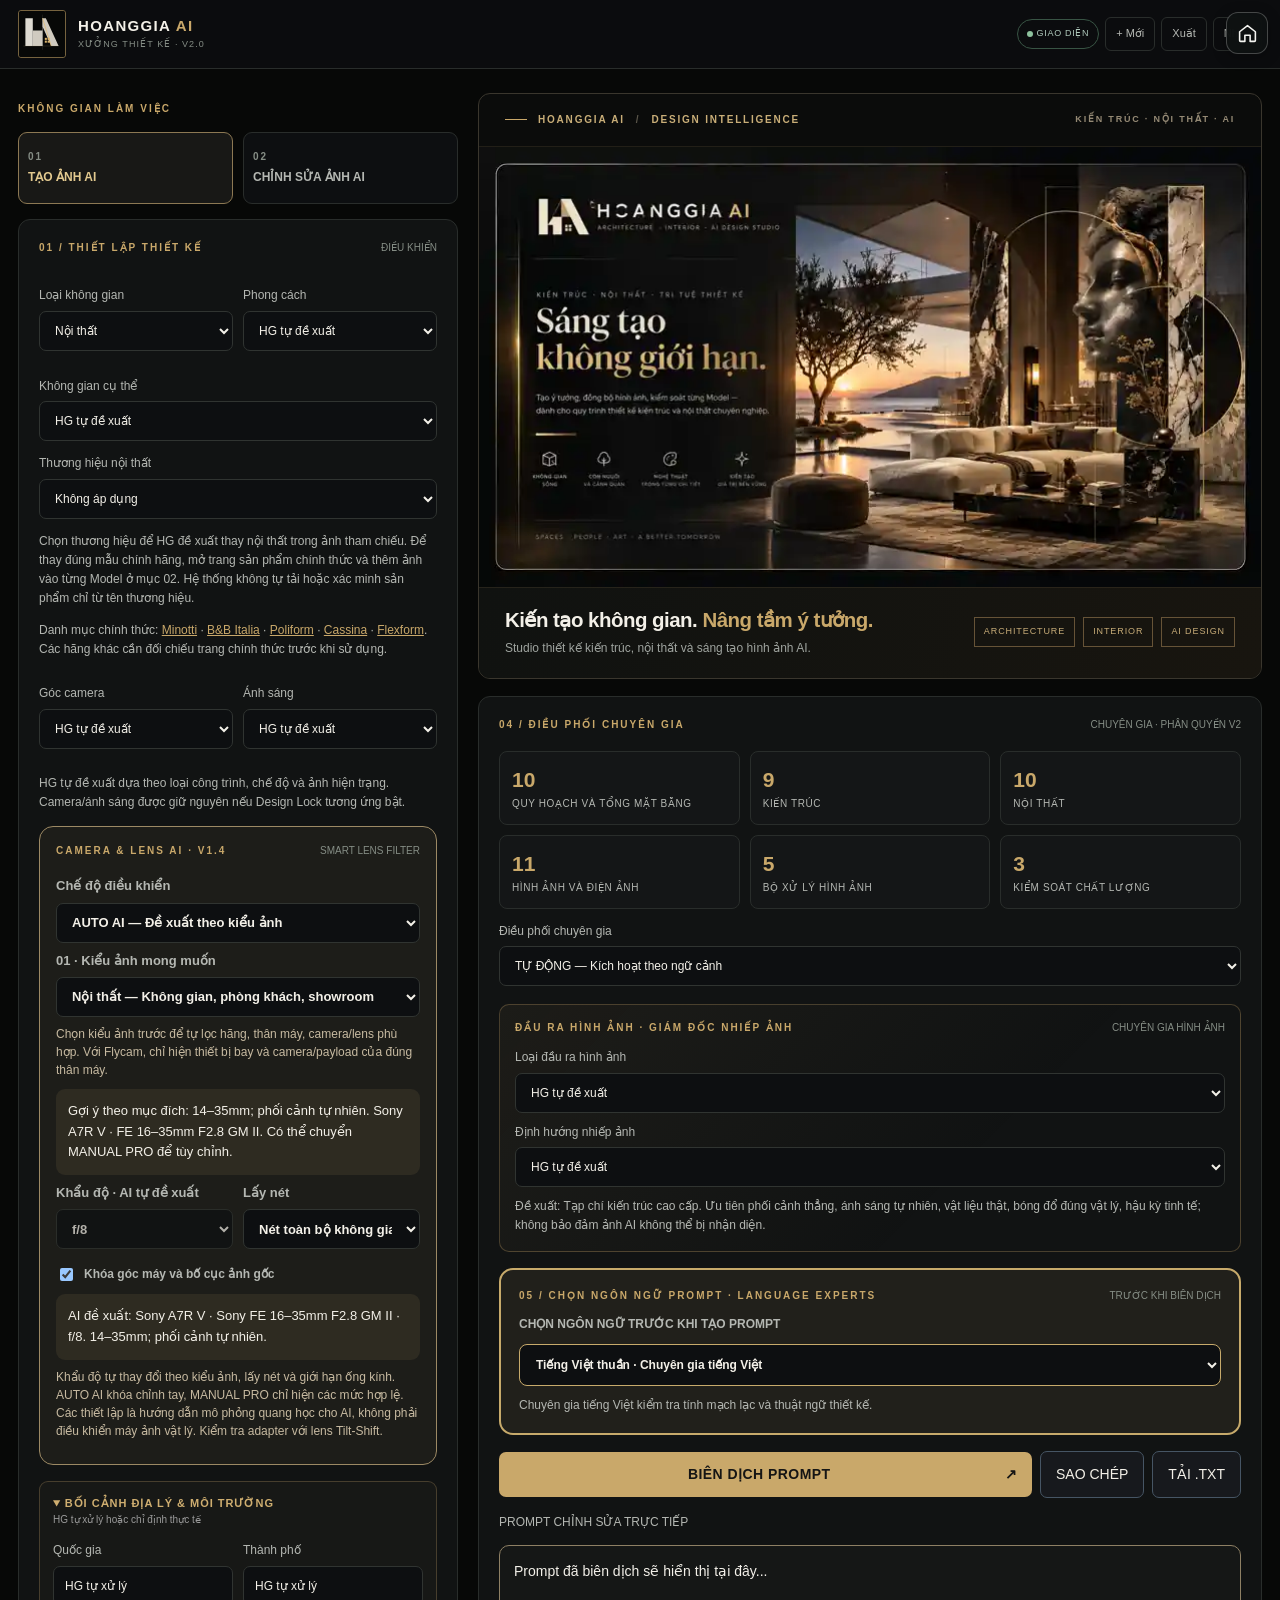
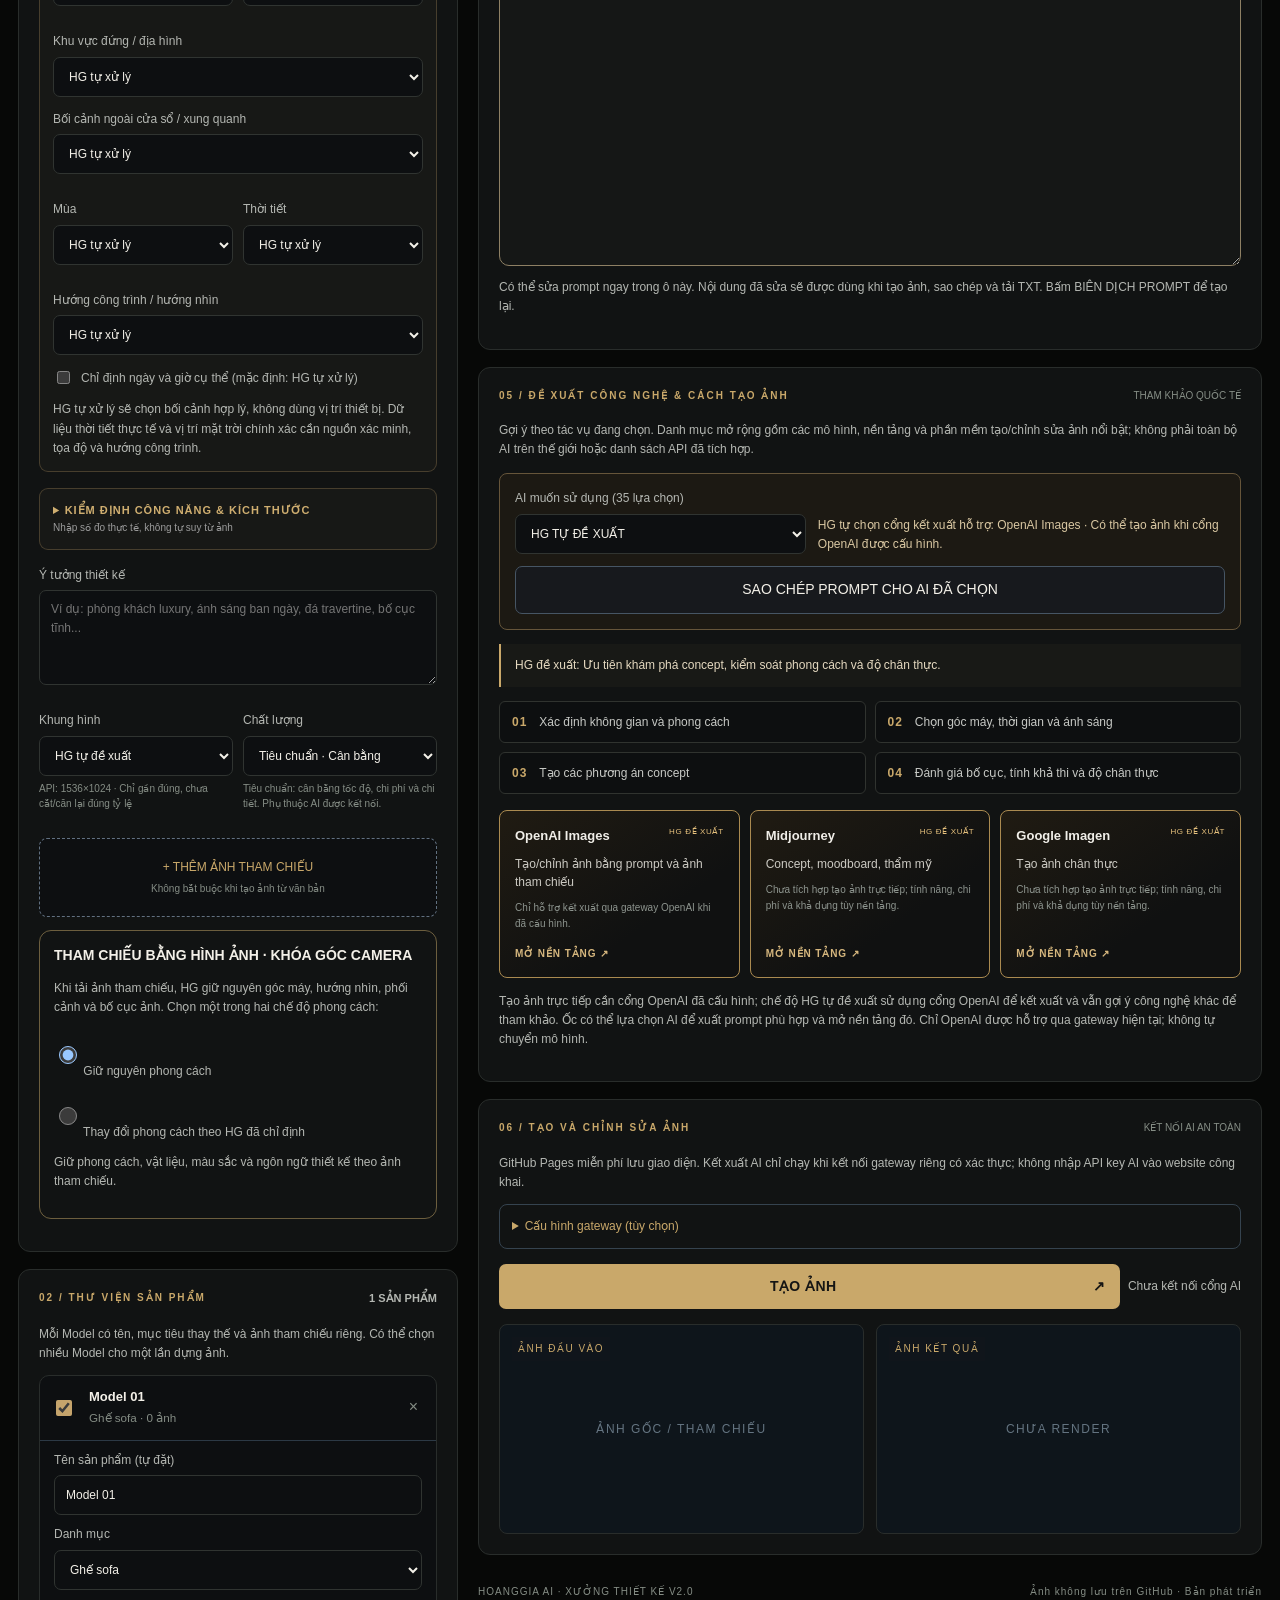
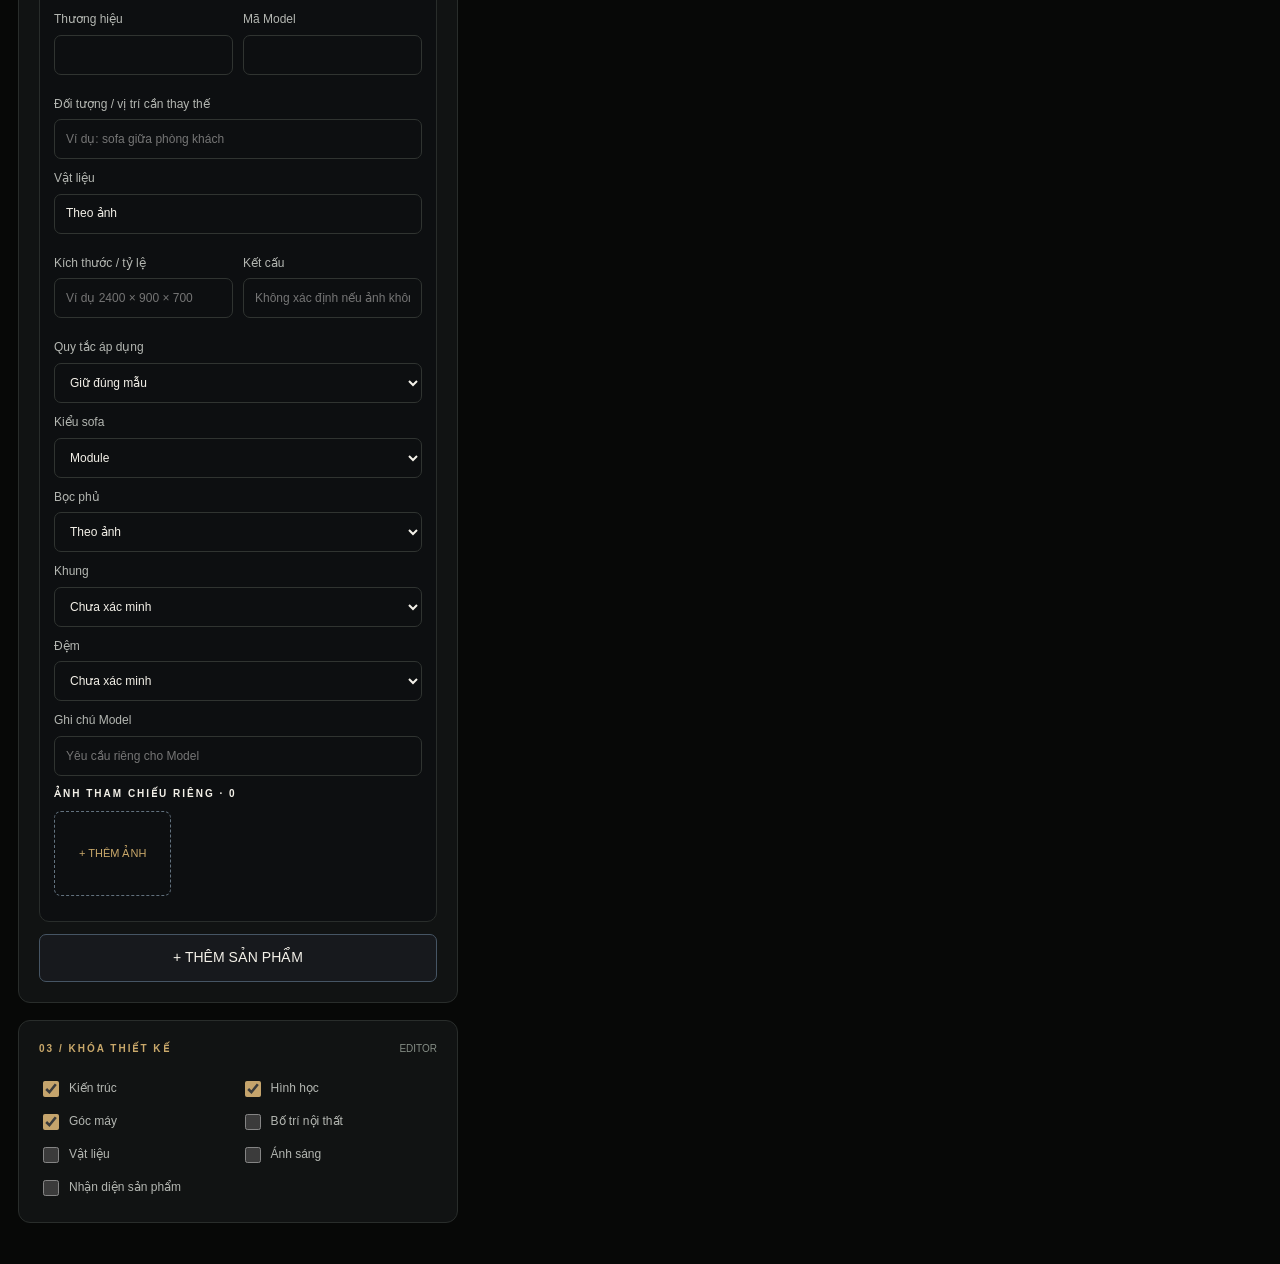
<file: index.html>
<!doctype html>
<html lang="vi">
<head>
<meta charset="utf-8"><meta name="viewport" content="width=device-width, initial-scale=1">
<meta http-equiv="Cache-Control" content="no-cache, no-store, must-revalidate"><meta name="theme-color" content="#070807"><link rel="icon" href="./assets/brand-mark.svg" type="image/svg+xml"><link rel="apple-touch-icon" sizes="180x180" href="./assets/apple-touch-icon.png?v=2"><meta name="apple-mobile-web-app-capable" content="yes"><meta name="apple-mobile-web-app-title" content="HOANGGIA AI"><link rel="manifest" href="./manifest.webmanifest"><meta name="description" content="HOANGGIA AI Design Studio — Architecture, Interior, Multi-sản phẩm References">
<title>HOANGGIA AI · Design Studio</title>
<link rel="stylesheet" href="./styles.css?v=20261014-promptedit2">

<style id="hg-home-navigation-style">.hg-home-navigation{position:fixed;top:calc(12px + env(safe-area-inset-top,0px));right:12px;z-index:2147483000;width:42px;height:42px;display:flex;align-items:center;justify-content:center;border:1px solid rgba(255,255,255,.23);border-radius:12px;background:rgba(14,17,17,.94);color:#f5f5f1;box-shadow:0 3px 14px rgba(0,0,0,.28);backdrop-filter:blur(12px);text-decoration:none;transition:background .15s ease,transform .15s ease}.hg-home-navigation:hover,.hg-home-navigation:focus-visible{background:#303a34;transform:translateY(-1px);outline:2px solid rgba(230,230,220,.35);outline-offset:2px}.hg-home-navigation svg{width:21px;height:21px;stroke:currentColor;stroke-width:1.8;fill:none;stroke-linecap:round;stroke-linejoin:round}@media(max-width:640px){.hg-home-navigation{width:38px;height:38px;top:calc(8px + env(safe-area-inset-top,0px));right:8px}}</style>
<style id="hg-camera-ai-style">
#hgCameraAI{margin:14px 0;padding:16px;border:1px solid #9c8964;border-radius:14px;background:rgba(199,170,107,.065)}
#hgCameraAI .hg-cam-grid{display:grid;grid-template-columns:repeat(2,minmax(0,1fr));gap:10px}
#hgCameraAI label{display:block;margin:8px 0;font-size:13px;font-weight:600}
#hgCameraAI select{display:block;width:100%;max-width:100%;margin-top:6px}
#hgCameraAI .hg-cam-note{color:#c7baa1;font-size:12px;line-height:1.5;margin:8px 0}
#hgCameraAI .hg-cam-summary{padding:12px;background:rgba(199,170,107,.1);border-radius:9px;margin-top:10px;font-size:13px;line-height:1.6}
#hgCameraAI .hg-cam-check{display:flex;align-items:center;gap:8px;font-size:12px}
#hgCameraAI .hg-cam-check input{width:auto}
@media(max-width:620px){#hgCameraAI .hg-cam-grid{grid-template-columns:1fr}}
</style>
</head>
<body>
<a class="hg-home-navigation" href="https://hoanggiaktsda-beep.github.io/hoanggia-studio/#home" aria-label="Trở về trang chủ HOANGGIA AI" title="Trang chủ HOANGGIA AI"><svg viewBox="0 0 24 24" aria-hidden="true"><path d="m3 10 9-7 9 7v10a1 1 0 0 1-1 1h-5v-7H9v7H4a1 1 0 0 1-1-1z"/></svg></a>

<header class="top">
 <div class="brand"><img class="brand-logo" src="./assets/brand-mark.svg" width="48" height="48" alt="Biểu trưng HOANGGIA AI"><div><b>HOANGGIA <i>AI</i></b><small>XƯỞNG THIẾT KẾ · V2.0</small></div></div>
 <div class="right-top" role="group" aria-label="Thao tác dự án"><span class="pill" title="Giao diện website đã tải; không xác nhận trạng thái kết nối AI" aria-label="Giao diện website đã tải"><span class="dot"></span><span class="pill-label"> GIAO DIỆN</span></span><button id="newProject" class="quiet" type="button" title="Xóa nội dung dự án hiện tại để bắt đầu thiết kế mới">+ Mới</button><button id="exportProject" class="quiet" title="Xuất cấu hình dự án JSON" aria-label="Xuất dự án">Xuất</button><label class="file-label quiet" for="importProject" title="Nhập cấu hình JSON" aria-label="Nhập JSON">Nhập</label><input id="importProject" type="file" accept=".json,application/json" hidden></div>
</header>
<div class="workspace">
 <aside class="left">
 <div class="section-label">KHÔNG GIAN LÀM VIỆC</div>
 <nav class="tabs" aria-label="Chế độ làm việc"><button id="createTab" class="selected" data-mode="create"><span>01</span> TẠO ẢNH AI</button><button id="editTab" data-mode="edit"><span>02</span> CHỈNH SỬA ẢNH AI</button></nav>
 <section class="panel">
  <div class="panel-heading"><span class="eyebrow">01 / THIẾT LẬP THIẾT KẾ</span><span class="mini">ĐIỀU KHIỂN</span></div>
  <div class="grid-two"><label>Loại không gian<select id="space"><option>Nội thất</option><option>Kiến trúc</option><option>Cảnh quan</option><option>Quy hoạch đô thị</option></select></label><label>Phong cách<select id="style"></select></label></div>
  <label id="zoneLabel">Không gian cụ thể<select id="zone"></select></label><label>Thương hiệu nội thất<select id="furnitureBrand"><option value="Không áp dụng">Không áp dụng</option></select></label><label id="customBrandWrap" hidden>Tên thương hiệu khác<input id="customBrand" type="text" maxlength="100" placeholder="Nhập thương hiệu mong muốn"></label><p class="hint">Chọn thương hiệu để HG đề xuất thay nội thất trong ảnh tham chiếu. Để thay đúng mẫu chính hãng, mở trang sản phẩm chính thức và thêm ảnh vào từng Model ở mục 02. Hệ thống không tự tải hoặc xác minh sản phẩm chỉ từ tên thương hiệu.</p><p class="hint">Danh mục chính thức: <a href="https://www.minotti.com/" target="_blank" rel="noopener noreferrer">Minotti</a> · <a href="https://www.bebitalia.com/" target="_blank" rel="noopener noreferrer">B&amp;B Italia</a> · <a href="https://www.poliform.it/" target="_blank" rel="noopener noreferrer">Poliform</a> · <a href="https://www.cassina.com/" target="_blank" rel="noopener noreferrer">Cassina</a> · <a href="https://www.flexform.it/" target="_blank" rel="noopener noreferrer">Flexform</a>. Các hãng khác cần đối chiếu trang chính thức trước khi sử dụng.</p><div class="grid-two"><label>Góc camera<select id="camera"></select></label><label>Ánh sáng<select id="lighting"></select></label></div><p class="hint">HG tự đề xuất dựa theo loại công trình, chế độ và ảnh hiện trạng. Camera/ánh sáng được giữ nguyên nếu Design Lock tương ứng bật.</p><section id="hgCameraAI" aria-label="HOANGGIA CAMERA AI V1.2">
<div class="panel-heading"><span class="eyebrow">CAMERA &amp; LENS AI · V1.4</span><span class="mini">SMART LENS FILTER</span></div>
<label>Chế độ điều khiển<select id="hgCamMode"><option value="auto">AUTO AI — Đề xuất theo kiểu ảnh</option><option value="manual">MANUAL PRO — Tự lựa chọn</option></select></label>
<label>01 · Kiểu ảnh mong muốn<select id="hgCamStyle"></select></label>
<p class="hg-cam-note">Chọn kiểu ảnh trước để tự lọc hãng, thân máy, camera/lens phù hợp. Với Flycam, chỉ hiện thiết bị bay và camera/payload của đúng thân máy.</p>
<div id="hgCamAuto" class="hg-cam-summary"></div>
<div id="hgCamManual">
<div class="hg-cam-grid"><label>02 · Hãng máy<select id="hgCamBrand"></select></label><label>03 · Thân máy<select id="hgCamBody"></select></label></div>
<label>04 · Lens phù hợp<select id="hgCamLens"></select></label>
<label class="hg-cam-check"><input id="hgCamAll" type="checkbox"> Xem tất cả lens cùng hệ máy (nâng cao)</label>
</div>
<div class="hg-cam-grid"><label>Khẩu độ · AI tự đề xuất<select id="hgCamAperture"><option value="auto">AI đang đề xuất theo kiểu ảnh và lens</option></select></label><label>Lấy nét<select id="hgCamFocus"><option value="auto">AI tự chọn</option><option value="subject">Nét chủ thể, mờ hậu cảnh</option><option value="all" selected>Nét toàn bộ không gian</option></select></label></div>
<label class="hg-cam-check"><input id="hgCamLock" type="checkbox" checked> Khóa góc máy và bố cục ảnh gốc</label>
<div id="hgCamSummary" class="hg-cam-summary" role="status"></div>
<p class="hg-cam-note">Khẩu độ tự thay đổi theo kiểu ảnh, lấy nét và giới hạn ống kính. AUTO AI khóa chỉnh tay, MANUAL PRO chỉ hiện các mức hợp lệ. Các thiết lập là hướng dẫn mô phỏng quang học cho AI, không phải điều khiển máy ảnh vật lý. Kiểm tra adapter với lens Tilt-Shift.</p>
</section><details class="site-context" open><summary>BỐI CẢNH ĐỊA LÝ & MÔI TRƯỜNG <small>HG tự xử lý hoặc chỉ định thực tế</small></summary>
<div class="grid-two"><label>Quốc gia<input id="country" list="countrySuggestions" value="HG tự xử lý" maxlength="90" aria-label="Quốc gia"></label><label>Thành phố<input id="city" list="citySuggestions" value="HG tự xử lý" maxlength="90" aria-label="Thành phố"></label></div>
<datalist id="countrySuggestions"><option value="HG tự xử lý"><option value="Việt Nam"><option value="Pháp"><option value="Nhật Bản"><option value="Singapore"><option value="Hoa Kỳ"><option value="Ý"><option value="Trung Quốc"><option value="UAE"><option value="Thái Lan"><option value="Hàn Quốc"></datalist>
<datalist id="citySuggestions"><option value="HG tự xử lý"><option value="Hà Nội"><option value="Đà Nẵng"><option value="TP. Hồ Chí Minh"><option value="Hải Phòng"><option value="Huế"><option value="Đà Lạt"><option value="Paris"><option value="Tokyo"><option value="Singapore"><option value="Dubai"><option value="New York"><option value="Thượng Hải"></datalist>
<label>Khu vực đứng / địa hình<select id="settingArea"></select></label>
<label id="surroundingsLabel">Bối cảnh nhìn thấy<select id="surroundings"></select></label>
<div class="grid-two"><label>Mùa<select id="season"></select></label><label>Thời tiết<select id="weather"></select></label></div>
<label>Hướng công trình / hướng nhìn<select id="orientation"><option>HG tự xử lý</option><option>Không đề xuất</option><option>Bắc</option><option>Đông Bắc</option><option>Đông</option><option>Đông Nam</option><option>Nam</option><option>Tây Nam</option><option>Tây</option><option>Tây Bắc</option><option>Giữ nguyên hướng trong ảnh</option></select></label>
<label class="context-check"><input id="specificDateTime" type="checkbox"> Chỉ định ngày và giờ cụ thể (mặc định: HG tự xử lý)</label>
<div id="dateTimeFields" hidden><div class="grid-two"><label>Ngày<input id="day" type="number" min="1" max="31" placeholder="Ngày"></label><label>Tháng<input id="month" type="number" min="1" max="12" placeholder="Tháng"></label></div><div class="grid-two"><label>Năm<input id="year" type="number" min="1900" max="2200" placeholder="Năm"></label><label>Giờ địa phương<input id="localTime" type="time"></label></div></div>
<label id="contextNotesLabel" hidden>Chi tiết khu vực / bối cảnh khác<input id="contextNotes" type="text" maxlength="240" placeholder="Ví dụ: sườn núi hướng ra biển, cây phi lao"></label>
<p class="hint">HG tự xử lý sẽ chọn bối cảnh hợp lý, không dùng vị trí thiết bị. Dữ liệu thời tiết thực tế và vị trí mặt trời chính xác cần nguồn xác minh, tọa độ và hướng công trình.</p></details><details class="site-context"><summary>KIỂM ĐỊNH CÔNG NĂNG & KÍCH THƯỚC <small>Nhập số đo thực tế, không tự suy từ ảnh</small></summary>
<div class="grid-two"><label>Rộng phòng (mm)<input id="roomWidthMm" type="number" min="1" step="any" placeholder="Chưa đo"></label><label>Sâu phòng (mm)<input id="roomDepthMm" type="number" min="1" step="any" placeholder="Chưa đo"></label></div>
<div class="grid-two"><label>Lối đi thực tế (mm)<input id="clearanceMm" type="number" min="1" step="any" placeholder="Chưa đo"></label><label>Lối đi yêu cầu (mm)<input id="requiredClearanceMm" type="number" min="1" step="any" placeholder="Theo hồ sơ dự án"></label></div>
<label>Khoảng cách tối thiểu giữa sản phẩm (mm, theo yêu cầu dự án)<input id="layoutMinimumGapMm" type="number" min="0" step="any" placeholder="Chưa xác định"></label><label>Mặt bằng sản phẩm (dữ liệu JSON, mm)<textarea id="layoutItemsJson" rows="3" spellcheck="false" placeholder='[{"id":"sofa","xMm":100,"yMm":100,"widthMm":2200,"depthMm":900}]'></textarea></label><p class="hint">Tọa độ từ góc phòng (0,0), sản phẩm hình chữ nhật song song tường. Khoảng cách biên không thay thế kiểm tra lối đi thực tế.</p><label>Vật cản cố định (cột, hộp kỹ thuật, vùng không đặt đồ; JSON, mm)<textarea id="layoutObstaclesJson" rows="3" spellcheck="false" placeholder='[{"id":"cot-1","xMm":0,"yMm":0,"widthMm":300,"depthMm":300}]'></textarea></label><label>Vùng mở cửa (bao hình chữ nhật, JSON, mm)<textarea id="layoutDoorsJson" rows="3" spellcheck="false" placeholder='[{"id":"cua-1","xMm":0,"yMm":0,"widthMm":900,"depthMm":900}]'></textarea></label><p class="hint">Nhập vùng cần để trống khi mở cửa; hệ thống chưa tự suy hướng bản lề hay cung quay.</p><label>Quy chuẩn / tiêu chí nghiệm thu của dự án<input id="projectStandard" type="text" maxlength="240" placeholder="Tên và phiên bản tài liệu đã kiểm chứng"></label>
<p class="hint">Số đo và tiêu chí do người dùng cung cấp; hệ thống đối chiếu logic, không thay thế khảo sát hiện trạng, bản vẽ kỹ thuật hoặc thẩm định quy chuẩn.</p></details><label>Ý tưởng thiết kế<textarea id="brief" rows="3" placeholder="Ví dụ: phòng khách luxury, ánh sáng ban ngày, đá travertine, bố cục tĩnh..."></textarea></label>
  <div class="grid-two"><label>Khung hình<select id="aspect"></select><small id="aspectHint">Kích thước API: 1536×1024. Một số tỷ lệ là gợi ý bố cục, không phải kích thước xuất chính xác.</small></label><label>Chất lượng<select id="quality"><option value="low">Nháp · Nhanh</option><option value="medium" selected>Tiêu chuẩn · Cân bằng</option><option value="high">Cao · Chi tiết tối đa</option></select><small id="qualityHint">Tiêu chuẩn: cân bằng chi tiết, thời gian và chi phí.</small></label></div>
  <label class="upload" for="masterInput"><span id="masterLabel">+ TẢI ẢNH GỐC / THAM CHIẾU</span><small id="masterHint">Không bắt buộc khi tạo ảnh từ văn bản</small></label><input type="file" id="masterInput" accept="image/png,image/jpeg,image/webp" hidden>
  <div id="hgReferenceModePanel" style="display:block!important;visibility:visible!important;margin:12px 0;padding:14px;border:1px solid rgba(199,170,107,.5);border-radius:12px">
<strong>THAM CHIẾU BẰNG HÌNH ẢNH · KHÓA GÓC CAMERA</strong>
<p class="hint">Khi tải ảnh tham chiếu, HG giữ nguyên góc máy, hướng nhìn, phối cảnh và bố cục ảnh. Chọn một trong hai chế độ phong cách:</p>
<label style="display:block;margin:9px 0"><input type="radio" name="hgReferenceStyle" value="keep" style="appearance:radio;-webkit-appearance:radio;width:18px;height:18px;display:inline-block" checked> Giữ nguyên phong cách</label>
<label style="display:block;margin:9px 0"><input type="radio" name="hgReferenceStyle" value="change" style="appearance:radio;-webkit-appearance:radio;width:18px;height:18px;display:inline-block"> Thay đổi phong cách theo HG đã chỉ định</label>
<p id="hgReferenceModeNote" class="hint">Giữ phong cách, vật liệu, màu sắc và ngôn ngữ thiết kế theo ảnh tham chiếu.</p>
</div>
<div class="master-preview" id="masterArea" hidden><img id="masterPreview" alt="Ảnh master"><button id="clearMaster" class="mini-btn">Gỡ ảnh</button></div>
 </section>
 <section class="panel">
  <div class="panel-heading"><span class="eyebrow">02 / THƯ VIỆN SẢN PHẨM</span><strong id="modelCount">0 SẢN PHẨM</strong></div>
  <p class="hint">Mỗi Model có tên, mục tiêu thay thế và ảnh tham chiếu riêng. Có thể chọn nhiều Model cho một lần dựng ảnh.</p>
  <div id="models" class="models"></div><button id="addModel" class="outline full">+ THÊM SẢN PHẨM</button>
 </section>
 <section class="panel">
  <div class="panel-heading"><span class="eyebrow">03 / KHÓA THIẾT KẾ</span><span class="mini">EDITOR</span></div>
  <div id="locks" class="lock-grid"></div>
 </section>
 </aside>
 <main class="right">
  <section class="hero hero-gallery" aria-labelledby="heroTitle">
 <div class="hero-gallery-head"><span class="hero-gallery-kicker"><span class="hero-kicker-line"></span> HOANGGIA AI <span class="hero-kicker-separator">/</span> DESIGN INTELLIGENCE</span><span class="hero-gallery-index">KIẾN TRÚC · NỘI THẤT · AI</span></div>
 <div class="hero-gallery-stage">
  <img class="hero-gallery-image" src="./assets/hero-hoanggia-ai.webp" alt="HOANGGIA AI — không gian kiến trúc và nội thất nghệ thuật, kết hợp thiết kế đương đại" loading="eager" width="1920" height="1080">
  <div class="hero-gallery-fallback" aria-hidden="true"><img src="./assets/brand-mark.svg" alt=""><span>HOANGGIA AI · DESIGN STUDIO</span></div>
 </div>
 <div class="hero-gallery-bottom"><div><h1 id="heroTitle">Kiến tạo không gian. <em>Nâng tầm ý tưởng.</em></h1><p>Studio thiết kế kiến trúc, nội thất và sáng tạo hình ảnh AI.</p></div><div class="hero-gallery-categories"><span>ARCHITECTURE</span><span>INTERIOR</span><span>AI DESIGN</span></div></div>
</section>
  <section class="panel">
   <div class="panel-heading"><span class="eyebrow">04 / ĐIỀU PHỐI CHUYÊN GIA</span><span class="mini">CHUYÊN GIA · PHÂN QUYỀN V2</span></div>
   <div class="brain-grid" id="brainGrid"></div><label>Điều phối chuyên gia<select id="expertMode"><option value="auto">TỰ ĐỘNG — Kích hoạt theo ngữ cảnh</option><option value="manual">THỦ CÔNG — Chọn nhóm chuyên gia</option></select></label>
   <div id="manualExperts" hidden></div><div class="photo-director"><div class="panel-heading"><span class="eyebrow">ĐẦU RA HÌNH ẢNH · GIÁM ĐỐC NHIẾP ẢNH</span><span class="mini">CHUYÊN GIA HÌNH ẢNH</span></div><label>Loại đầu ra hình ảnh<select id="outputType"></select></label><label>Định hướng nhiếp ảnh<select id="photoDirection"></select></label><p class="hint" id="photoAdvice" aria-live="polite">Chuyên gia nhiếp ảnh sẽ đề xuất góc máy, ống kính, ánh sáng, vật liệu và hậu kỳ chân thực.</p></div>
   <div class="photo-director" id="promptLanguagePanel" style="margin:16px 0;padding:18px;border:2px solid #c7aa6b;border-radius:14px;background:rgba(199,170,107,.09)"><div class="panel-heading"><span class="eyebrow">05 / CHỌN NGÔN NGỮ PROMPT · LANGUAGE EXPERTS</span><span class="mini">TRƯỚC KHI BIÊN DỊCH</span></div><label for="promptLanguage" style="font-weight:700">CHỌN NGÔN NGỮ TRƯỚC KHI TẠO PROMPT<select id="promptLanguage" style="display:block;width:100%;margin-top:10px;padding:12px;border:1px solid #c7aa6b;border-radius:8px"><option value="vi">Tiếng Việt thuần · Chuyên gia tiếng Việt</option><option value="en">English only · English Language Expert</option></select></label><p class="hint" id="promptLanguageStatus" role="status">Chuyên gia tiếng Việt kiểm tra tính mạch lạc và thuật ngữ thiết kế.</p></div>
   <div class="actions"><button id="compile" class="primary">BIÊN DỊCH PROMPT <span>↗</span></button><button class="outline" id="copyPrompt">SAO CHÉP</button><button class="outline" id="downloadPrompt">TẢI .TXT</button></div>
   <div id="warnings" class="warnings" role="status" aria-live="polite"></div>
   <label for="promptOutput">PROMPT CHỈNH SỬA TRỰC TIẾP</label><textarea id="promptOutput" rows="13" spellcheck="false" style="display:block;width:100%;min-height:290px;resize:vertical;padding:14px;border:1px solid #8e8064;border-radius:10px;background:#151716;color:#f3f0e9;font:inherit;line-height:1.6" aria-describedby="promptEditStatus" placeholder="Bấm BIÊN DỊCH PROMPT rồi sửa trực tiếp tại đây.">Prompt đã biên dịch sẽ hiển thị tại đây...</textarea><p class="hint" id="promptEditStatus" role="status">Có thể sửa prompt ngay trong ô này. Nội dung đã sửa sẽ được dùng khi tạo ảnh, sao chép và tải TXT. Bấm BIÊN DỊCH PROMPT để tạo lại.</p>
  </section>
  <section class="panel" id="imageAdvisor" aria-labelledby="advisorTitle">
   <div class="panel-heading"><span class="eyebrow" id="advisorTitle">05 / ĐỀ XUẤT CÔNG NGHỆ & CÁCH TẠO ẢNH</span><span class="mini">THAM KHẢO QUỐC TẾ</span></div>
   <p class="hint">Gợi ý theo tác vụ đang chọn. Danh mục mở rộng gồm các mô hình, nền tảng và phần mềm tạo/chỉnh sửa ảnh nổi bật; không phải toàn bộ AI trên thế giới hoặc danh sách API đã tích hợp.</p>
   <div class="advisor-picker"><label>AI muốn sử dụng (35 lựa chọn)<select id="imageAI"><option value="auto">HG TỰ ĐỀ XUẤT</option></select></label><div class="advisor-selection" id="aiSelection" role="status" aria-live="polite"></div><button class="outline" id="copyForAI" type="button">SAO CHÉP PROMPT CHO AI ĐÃ CHỌN</button></div>
   <div class="advisor-summary" id="advisorSummary" aria-live="polite"></div>
   <div class="advisor-steps" id="advisorSteps"></div>
   <div class="advisor-grid" id="advisorPlatforms"></div>
   <p class="hint advisor-note">Tạo ảnh trực tiếp cần cổng OpenAI đã cấu hình; chế độ HG tự đề xuất sử dụng cổng OpenAI để kết xuất và vẫn gợi ý công nghệ khác để tham khảo. Ốc có thể lựa chọn AI để xuất prompt phù hợp và mở nền tảng đó. Chỉ OpenAI được hỗ trợ qua gateway hiện tại; không tự chuyển mô hình.</p>
  </section>
  <section class="panel render">
   <div class="panel-heading"><span class="eyebrow">06 / TẠO VÀ CHỈNH SỬA ẢNH</span><span class="mini">KẾT NỐI AI AN TOÀN</span></div>
   <p class="hint">GitHub Pages miễn phí lưu giao diện. Kết xuất AI chỉ chạy khi kết nối gateway riêng có xác thực; không nhập API key AI vào website công khai.</p>
   <details><summary>Cấu hình gateway (tùy chọn)</summary><label>Địa chỉ cổng AI (HTTPS)<input id="gateway" type="url" placeholder="https://your-worker.workers.dev"></label><label>Mã truy cập riêng <input id="studioToken" type="password" placeholder="Token kiểm soát quyền dùng AI" autocomplete="off"></label><small>Token chỉ tồn tại trong phiên trang đang mở, không được xuất ra dự án.</small></details>
   <div class="actions"><button id="renderButton" class="primary">TẠO / CHỈNH SỬA ẢNH <span>↗</span></button><span class="hint" id="renderStatus" role="status" aria-live="polite">Chưa kết nối cổng AI</span></div>
   <div class="comparison"><div class="result-frame"><span>ẢNH ĐẦU VÀO</span><img id="inputView" alt="Ảnh đầu vào" hidden><div class="placeholder" id="inputEmpty">ẢNH GỐC / THAM CHIẾU</div></div><div class="result-frame"><span>ẢNH KẾT QUẢ</span><img id="resultView" alt="Kết quả AI" hidden><div class="placeholder" id="resultEmpty">CHƯA RENDER</div></div></div>
   <button id="downloadResult" class="outline" hidden>TẢI ẢNH KẾT QUẢ ↓</button>
  </section>
  <footer>HOANGGIA AI · XƯỞNG THIẾT KẾ V2.0 <span>Ảnh không lưu trên GitHub · Bản phát triển</span></footer>
 </main>
</div>
<script type="module" src="./camera-ai.mjs?v=20261024-v14"></script>
<script type="module" src="./app.mjs?v=20261116-promptguard1"></script>
</body></html>
</file>
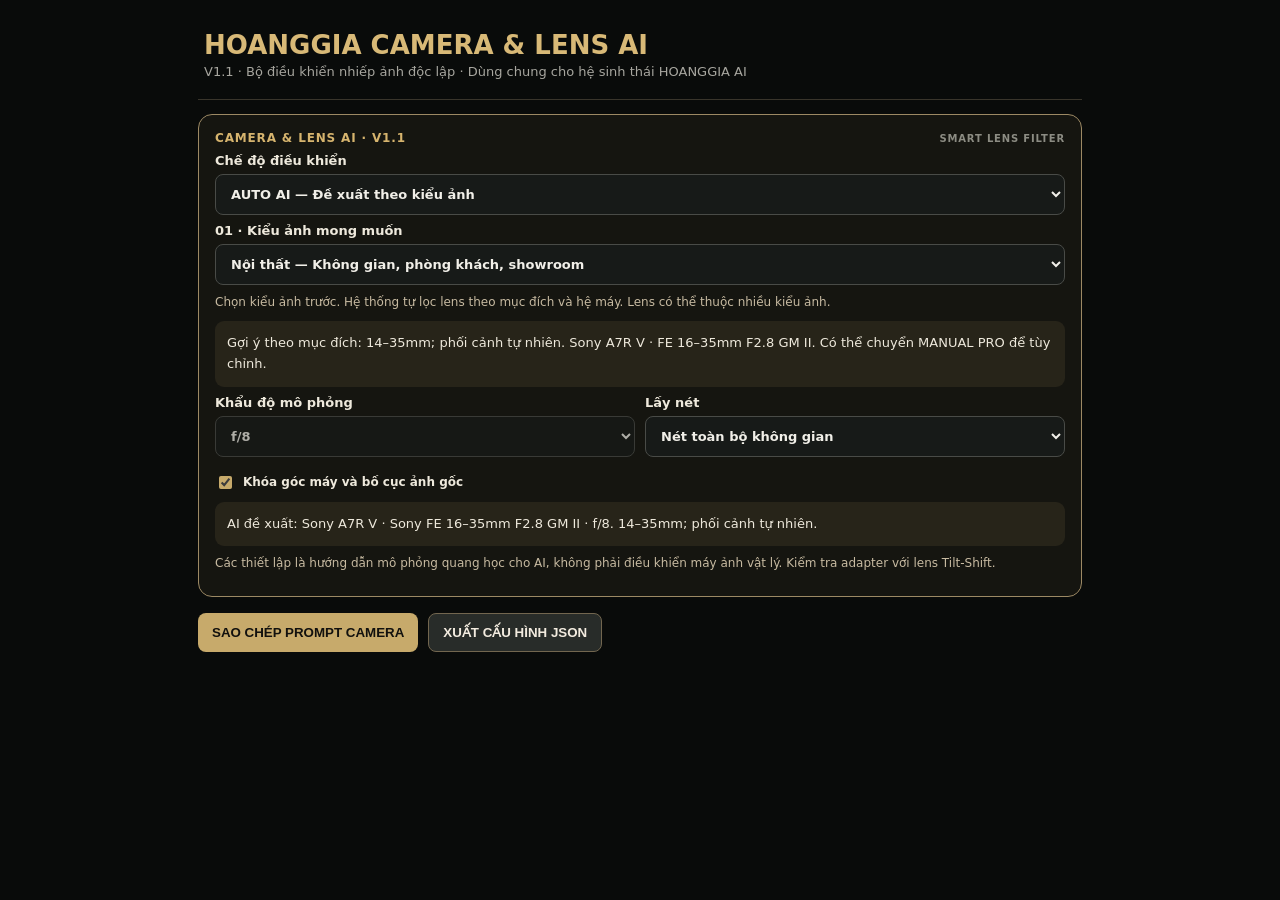
<file: camera-ai/index.html>
<!doctype html>
<html lang="vi">
<head>
<meta charset="utf-8">
<meta name="viewport" content="width=device-width,initial-scale=1">
<meta name="theme-color" content="#0d0e0d">
<meta name="description" content="HOANGGIA CAMERA & LENS AI V1.1 — mô-đun độc lập, có thể tích hợp nhiều ứng dụng.">
<title>HOANGGIA · CAMERA & LENS AI V1.1</title>
<style>
:root{color-scheme:dark;font-family:system-ui,-apple-system,"Segoe UI",sans-serif;background:#090b0a;color:#eee9dc}
*{box-sizing:border-box}body{margin:0;padding:18px;max-width:920px;margin-inline:auto}
h1{font-size:clamp(18px,3vw,26px);color:#d8b977;margin:0 0 4px}
header{padding:12px 6px 20px;border-bottom:1px solid #39352b;margin-bottom:12px}
header p{color:#a7a69f;font-size:13px;margin:0}
.panel-heading{display:flex;align-items:center;justify-content:space-between;gap:12px;flex-wrap:wrap;color:#d6b46e;font-size:12px;letter-spacing:.07em;font-weight:700}
.mini{font-size:10px;color:#8c8c83}
select{padding:11px;border-radius:8px;border:1px solid #494b47;background:#171a18;color:#f1efe8;font:inherit}
label{color:#eee9dc}input[type=checkbox]{accent-color:#c7aa6b}
button{padding:11px 14px;border-radius:8px;background:#c7aa6b;border:0;color:#12110e;font-weight:700;cursor:pointer}
button:focus-visible,select:focus-visible{outline:2px solid #ead09a;outline-offset:2px}
.actions{display:flex;gap:10px;flex-wrap:wrap;margin:16px 0}
#hgExport{background:#282c29;color:#f2ebdf;border:1px solid #72664f}
#hgFeedback{font-size:13px;color:#c9bc9d;min-height:20px}
</style>
<style id="hg-camera-ai-style">
#hgCameraAI{margin:14px 0;padding:16px;border:1px solid #9c8964;border-radius:14px;background:rgba(199,170,107,.065)}
#hgCameraAI .hg-cam-grid{display:grid;grid-template-columns:repeat(2,minmax(0,1fr));gap:10px}
#hgCameraAI label{display:block;margin:8px 0;font-size:13px;font-weight:600}
#hgCameraAI select{display:block;width:100%;max-width:100%;margin-top:6px}
#hgCameraAI .hg-cam-note{color:#c7baa1;font-size:12px;line-height:1.5;margin:8px 0}
#hgCameraAI .hg-cam-summary{padding:12px;background:rgba(199,170,107,.1);border-radius:9px;margin-top:10px;font-size:13px;line-height:1.6}
#hgCameraAI .hg-cam-check{display:flex;align-items:center;gap:8px;font-size:12px}
#hgCameraAI .hg-cam-check input{width:auto}
@media(max-width:620px){#hgCameraAI .hg-cam-grid{grid-template-columns:1fr}}
</style>
</head>
<body>
<header><h1>HOANGGIA CAMERA &amp; LENS AI</h1><p>V1.1 · Bộ điều khiển nhiếp ảnh độc lập · Dùng chung cho hệ sinh thái HOANGGIA AI</p></header>
<main><section id="hgCameraAI" aria-label="HOANGGIA CAMERA AI V1.1">
<div class="panel-heading"><span class="eyebrow">CAMERA &amp; LENS AI · V1.1</span><span class="mini">SMART LENS FILTER</span></div>
<label>Chế độ điều khiển<select id="hgCamMode"><option value="auto">AUTO AI — Đề xuất theo kiểu ảnh</option><option value="manual">MANUAL PRO — Tự lựa chọn</option></select></label>
<label>01 · Kiểu ảnh mong muốn<select id="hgCamStyle"></select></label>
<p class="hg-cam-note">Chọn kiểu ảnh trước. Hệ thống tự lọc lens theo mục đích và hệ máy. Lens có thể thuộc nhiều kiểu ảnh.</p>
<div id="hgCamAuto" class="hg-cam-summary"></div>
<div id="hgCamManual">
<div class="hg-cam-grid"><label>02 · Hãng máy<select id="hgCamBrand"></select></label><label>03 · Thân máy<select id="hgCamBody"></select></label></div>
<label>04 · Lens phù hợp<select id="hgCamLens"></select></label>
<label class="hg-cam-check"><input id="hgCamAll" type="checkbox"> Xem tất cả lens cùng hệ máy (nâng cao)</label>
</div>
<div class="hg-cam-grid"><label>Khẩu độ mô phỏng<select id="hgCamAperture"><option>f/1.4</option><option>f/1.8</option><option>f/2.8</option><option>f/4</option><option>f/5.6</option><option selected>f/8</option><option>f/11</option><option>f/16</option></select></label><label>Lấy nét<select id="hgCamFocus"><option value="auto">AI tự chọn</option><option value="subject">Nét chủ thể, mờ hậu cảnh</option><option value="all" selected>Nét toàn bộ không gian</option></select></label></div>
<label class="hg-cam-check"><input id="hgCamLock" type="checkbox" checked> Khóa góc máy và bố cục ảnh gốc</label>
<div id="hgCamSummary" class="hg-cam-summary" role="status"></div>
<p class="hg-cam-note">Các thiết lập là hướng dẫn mô phỏng quang học cho AI, không phải điều khiển máy ảnh vật lý. Kiểm tra adapter với lens Tilt-Shift.</p>
</section>
<div class="actions"><button id="hgCopy">SAO CHÉP PROMPT CAMERA</button><button id="hgExport">XUẤT CẤU HÌNH JSON</button></div>
<p id="hgFeedback" role="status" aria-live="polite"></p>
</main>
<script type="module" src="../camera-ai.mjs?v=20261024-v11"></script>
<script type="module">
const feedback=document.getElementById("hgFeedback");
document.getElementById("hgCopy").addEventListener("click",async()=>{
 try{await navigator.clipboard.writeText(window.hgCameraAI.getPrompt("vi"));feedback.textContent="Đã sao chép prompt camera."}
 catch{feedback.textContent="Trình duyệt không cho phép sao chép tự động."}
});
document.getElementById("hgExport").addEventListener("click",()=>{
 const blob=new Blob([JSON.stringify({version:"1.1",cameraAI:window.hgCameraAI.getSnapshot()},null,2)],{type:"application/json"});
 const url=URL.createObjectURL(blob),a=document.createElement("a");a.href=url;a.download="hoanggia-camera-ai-v1.1.json";a.click();setTimeout(()=>URL.revokeObjectURL(url),1000);
});
window.addEventListener("message",e=>{
 if(e.origin!==location.origin||!e.data||e.data.type!=="HG_CAMERA_RESTORE")return;
 window.hgCameraAI?.restore(e.data.cameraAI);
});
document.getElementById("hgCameraAI").addEventListener("change",()=>{
 if(window.parent!==window)window.parent.postMessage({type:"HG_CAMERA_CHANGE",cameraAI:window.hgCameraAI?.getSnapshot()} ,location.origin);
});
</script>
</body></html>
</file>
<file: styles.css>
:root{color-scheme:dark;--bg:#070807;--panel:#111313;--panel2:#17191d;--border:#292d2b;--text:#f3f0e8;--sub:#b4b7b2;--muted:#858d85;--gold:#c9a86a;font:14px/1.55 Inter,Segoe UI,Arial,sans-serif}*{box-sizing:border-box}body{margin:0;background:var(--bg);color:var(--text)}button,textarea,input,select{font:inherit}button{cursor:pointer;border:0}button:disabled{opacity:.6;cursor:wait}button:focus-visible,input:focus-visible,textarea:focus-visible,select:focus-visible{outline:2px solid var(--gold);outline-offset:2px}a{color:var(--gold)}.top{height:74px;display:flex;align-items:center;justify-content:space-between;padding:0 32px;border-bottom:1px solid var(--border);background:#0b0c0e}.brand{display:flex;gap:13px;align-items:center;letter-spacing:1px}.brand b{font-size:14px}.brand i{font-style:normal;color:var(--gold)}.brand small{display:block;color:var(--muted);letter-spacing:2.4px;font-size:10px}.mark{width:38px;height:38px;border:1px solid var(--gold);display:grid;place-items:center;font-size:18px;font-weight:800;letter-spacing:-5px;padding-right:5px}.mark span{color:var(--gold)}.right-top{display:flex;gap:12px;align-items:center}.pill{border:1px solid #385444;color:#afc9bb;padding:6px 12px;border-radius:40px;font-size:10px;letter-spacing:1.5px}.dot{width:6px;height:6px;display:inline-block;background:#8ec29e;border-radius:50%;margin-right:6px}.quiet{background:transparent;border:1px solid var(--border);color:var(--sub);font-size:12px;padding:8px 10px;border-radius:6px;text-decoration:none;cursor:pointer}.workspace{max-width:1800px;margin:auto;display:grid;grid-template-columns:440px minmax(0,1fr);gap:20px;padding:24px}.left,.right{min-width:0}.section-label,.eyebrow{font-size:10px;letter-spacing:2px;font-weight:750}.section-label{color:var(--gold);padding:8px 0 15px}.gold{color:var(--gold)}.tabs{display:grid;grid-template-columns:1fr 1fr;gap:10px;margin-bottom:15px}.tabs button{background:#0d0f11;color:var(--sub);padding:16px 9px;border-radius:9px;text-align:left;font-weight:700;font-size:12px;border:1px solid var(--border)}.tabs button span{display:block;color:var(--muted);font-size:10px;letter-spacing:2px;margin-bottom:4px}.tabs button.selected{background:#191917;color:#e7c894;border-color:#ab8855}.panel{background:var(--panel);border:1px solid var(--border);border-radius:12px;padding:20px;margin-bottom:17px;box-shadow:0 8px 30px #00000013}.panel-heading{display:flex;align-items:center;justify-content:space-between;gap:10px;margin-bottom:18px}.panel-heading .eyebrow{color:var(--gold)}.panel-heading strong{font-size:11px;color:var(--sub)}.mini{font-size:10px;color:var(--muted)}label{display:block;color:var(--sub);font-size:12px;margin:13px 0}label>input:not([type=checkbox]):not([type=file]),select,textarea{display:block;margin-top:6px;width:100%;min-height:40px;background:#0d0f11;color:var(--text);border:1px solid #34424d;padding:9px 11px;border-radius:7px}textarea{resize:vertical;min-height:95px}.grid-two{display:grid;grid-template-columns:1fr 1fr;gap:10px}.hint{color:var(--sub);font-size:12px;line-height:1.6}.upload{border:1px dashed #617080;border-radius:8px;text-align:center;padding:19px 10px;cursor:pointer;font-size:12px;color:var(--gold);background:#0d0f11}.upload small{display:block;color:var(--muted);margin-top:5px}.master-preview{margin-top:12px;display:grid;gap:8px}.master-preview img{width:100%;max-height:260px;object-fit:contain;background:#0c1116;border-radius:6px}.mini-btn{background:#313c48;color:var(--text);border-radius:5px;padding:7px 9px}.models{display:grid;gap:10px}.model-card{border:1px solid #34424f;border-radius:10px;background:#0d0f11;overflow:hidden}.model-header{display:flex;gap:8px;align-items:center;padding:10px 12px}.model-header .expand{flex:1;min-width:0;background:transparent;color:var(--text);text-align:left}.model-header .expand strong{display:block;font-size:13px;overflow:hidden;text-overflow:ellipsis;white-space:nowrap}.model-header .expand small{color:var(--muted)}.model-header .remove{background:transparent;color:var(--muted);font-size:16px}.model-body{padding:0 14px 15px;border-top:1px solid #2c3945}.model-body[hidden]{display:none}.model-body label{margin:10px 0}.toggle{accent-color:#c5a46c;width:16px;height:16px;cursor:pointer}.ref-grid{display:grid;grid-template-columns:repeat(3,1fr);gap:8px}.reference{position:relative;background:#202b36;min-height:85px;border-radius:7px;overflow:hidden;border:1px solid #394856}.reference img{height:85px;width:100%;object-fit:cover;display:block}.reference .delete-ref{position:absolute;right:3px;top:3px;background:#15191edb;color:white;padding:0 6px;border-radius:4px}.reference small{display:block;padding:4px;overflow:hidden;white-space:nowrap;text-overflow:ellipsis;font-size:10px}.add-ref{display:grid;place-items:center;text-align:center;color:var(--gold);border:1px dashed #62717e;border-radius:7px;min-height:85px;cursor:pointer;font-size:11px}.lock-grid{display:grid;grid-template-columns:1fr 1fr;gap:5px}.lock-grid label{margin:3px 0;font-size:12px;display:flex;align-items:center;gap:7px}.primary{background:var(--gold);color:#151514;font-weight:800;letter-spacing:.45px;padding:12px 15px;border-radius:7px}.primary span{float:right}.outline{background:#17191d;color:var(--text);border:1px solid #465564;border-radius:7px;padding:12px 15px}.full{width:100%;margin-top:12px}.hero{background:radial-gradient(circle at 77% 20%,#26231d,transparent 42%),linear-gradient(115deg,#111313,#0b0c0e);border:1px solid #292d2b;border-radius:12px;padding:36px;display:flex;justify-content:space-between;min-height:210px;overflow:hidden;margin-bottom:17px}.hero h1{font-size:clamp(24px,3vw,43px);line-height:1.2;font-weight:500;margin:15px 0}.hero h1 em{font-style:normal;color:var(--gold)}.hero p{color:var(--sub);max-width:500px}.hero-outline{display:flex;letter-spacing:-18px;align-self:center;font-family:Georgia,serif;font-size:145px;color:#d0ae7c12}.brain-grid{display:grid;grid-template-columns:repeat(3,1fr);gap:10px}.brain{background:#141617;border:1px solid #354450;border-radius:8px;padding:12px}.brain b{display:block;color:var(--gold);font-size:21px}.brain small{display:block;color:var(--sub);text-transform:uppercase;font-size:10px;letter-spacing:.6px}.actions{display:flex;gap:8px;align-items:center;flex-wrap:wrap;margin:15px 0}.actions .primary{flex:1;min-width:180px}.warnings{font-size:12px;color:#e0c18a}.warnings:empty{display:none}.warnings p{margin:5px 0}pre{margin:14px 0 0;overflow:auto;white-space:pre-wrap;word-break:break-word;min-height:145px;max-height:430px;padding:16px;background:#0d1319;border:1px solid #2a3641;border-radius:8px;color:#cdd8e0;font:12px/1.65 Consolas,Monaco,monospace}details{border:1px solid #35434f;border-radius:8px;padding:12px;margin:12px 0}summary{cursor:pointer;color:var(--gold);font-size:12px}details small{color:var(--muted)}.comparison{display:grid;grid-template-columns:1fr 1fr;gap:12px}.result-frame{background:#0e151b;border:1px solid var(--border);border-radius:8px;position:relative;min-height:210px;overflow:hidden;display:grid;place-items:center}.result-frame>span{position:absolute;top:12px;left:12px;color:var(--gold);font-size:10px;letter-spacing:1.5px;background:#10161ccf;padding:4px 6px}.result-frame img{display:block;width:100%;height:100%;max-height:420px;object-fit:contain}.result-frame img[hidden]{display:none}.placeholder{color:#647481;font-size:12px;letter-spacing:1.5px}footer{display:flex;justify-content:space-between;gap:10px;padding:12px 0;color:var(--muted);font-size:10px;letter-spacing:1px}@media(max-width:1050px){.workspace{grid-template-columns:1fr}.left{display:contents}.section-label,.tabs{grid-column:1}.hero{order:-1}}@media(max-width:650px){.workspace{display:block;padding:12px}.top{height:auto;min-height:66px;padding:12px;flex-wrap:wrap;gap:10px}.right-top{flex-wrap:wrap}.hero{padding:20px;min-height:170px}.hero-outline{display:none}.brain-grid{grid-template-columns:repeat(2,1fr)}.grid-two{grid-template-columns:1fr}.comparison{grid-template-columns:1fr}.lock-grid{grid-template-columns:1fr}footer{display:block}footer span{display:block}}
[hidden]{display:none!important}
label small{font-size:10px;color:var(--muted);display:block;margin-top:5px}

/* Đồng bộ nhận diện HOANGGIA AI Studio */
.brand-logo{width:43px;height:43px;object-fit:contain;border:1px solid #76633f;border-radius:3px;background:#070807;flex:none}
.top{border-bottom-color:#292d2b}
.brand b{letter-spacing:.13em;font-weight:650}
.brand small{letter-spacing:.16em}
.panel,.hero{box-shadow:none}
.panel-heading .eyebrow,.section-label,.gold{color:#c9a86a}
.tabs button.selected{background:#181816;border-color:#8c7853;color:#e2c98f}
.primary{background:#c9a86a}
.hero h1{letter-spacing:-.045em;font-weight:600}
.hero h1 em{color:#c9a86a}
.hero-outline{font-family:Georgia,serif;color:#c9a86a1c}
label>input:not([type=checkbox]):not([type=file]),select,textarea{border-color:#303431;background:#0d0f11}
.model-card,.brain,.reference,.result-frame{border-color:#292d2b}
button:hover,.quiet:hover{filter:brightness(1.13)}

/* Header logo: lock dimensions and prevent SVG intrinsic size from stretching header. */
.top{min-height:76px;height:auto;padding-top:10px;padding-bottom:10px;gap:16px}
.top .brand{display:inline-flex;align-items:center;gap:12px;min-width:0;flex:0 1 auto;letter-spacing:normal}
.top .brand-logo{display:block!important;width:48px!important;height:48px!important;min-width:48px;max-width:48px;max-height:48px;flex:0 0 48px;object-fit:contain;aspect-ratio:1/1;border:1px solid #76633f;border-radius:3px}
.top .brand>div{display:flex;flex-direction:column;justify-content:center;gap:3px;min-width:0}
.top .brand b{font-size:15px;line-height:1.2;letter-spacing:.09em;white-space:nowrap}
.top .brand small{font-size:9px;line-height:1.4;letter-spacing:.12em;white-space:nowrap}
@media(max-width:650px){.top{align-items:flex-start}.top .brand-logo{width:40px!important;height:40px!important;min-width:40px;max-width:40px;max-height:40px;flex-basis:40px}.top .brand b{font-size:13px}.top .brand small{font-size:8px}.right-top{margin-left:auto}}

/* V1.7 — Editorial hero art direction: balanced typography, geometry and whitespace. */
.hero{position:relative;display:grid;grid-template-columns:minmax(0,1.35fr) minmax(245px,.65fr);gap:0;min-height:340px;padding:0!important;overflow:hidden;background:radial-gradient(ellipse at 75% 35%,#211e18 0%,#111210 43%,#0b0d0d 80%);border:1px solid #39362f;border-radius:12px}
.hero::before{content:"";position:absolute;inset:0;pointer-events:none;opacity:.18;background:repeating-linear-gradient(90deg,transparent 0,transparent 119px,#7c6b4b20 120px)}
.hero-copy{z-index:1;display:flex;flex-direction:column;min-width:0;padding:26px 38px 21px}
.hero-kicker{display:flex;align-items:center;gap:11px;color:#cbb485;font-size:10px;font-weight:700;letter-spacing:.19em;white-space:nowrap}
.hero-kicker-line{width:22px;height:1px;background:#c9a86a}
.hero-kicker-separator{color:#5b574b}
.hero-content{margin:auto 0;padding:24px 0 26px}
.hero-overline{display:block;color:#b4afa4;font-size:10px;letter-spacing:.18em;font-weight:600}
.hero h1{font-size:clamp(34px,3.15vw,56px);line-height:1.13;letter-spacing:-.055em;margin:15px 0 17px;font-weight:620}
.hero h1 em{color:#c9a86a;font-style:normal}
.hero p{max-width:490px;color:#b9bbb7;font-size:13px;line-height:1.8;margin:0}
.hero-tags{display:flex;flex-wrap:wrap;gap:8px;margin-top:21px}
.hero-tags span{font-size:9px;font-weight:700;letter-spacing:.12em;color:#c8b58e;border:1px solid #574b36;border-radius:3px;padding:5px 9px;background:#bba16b0a}
.hero-footer{display:flex;justify-content:space-between;gap:10px;padding-top:12px;border-top:1px solid #4942356b;color:#8d8779;font-size:9px;letter-spacing:.13em}
.hero-art{position:relative;display:flex;align-items:center;justify-content:center;min-width:0;padding:30px;background:linear-gradient(125deg,transparent,#1d1a15a6)}
.hero-art::before{content:"";position:absolute;top:11%;bottom:11%;left:0;width:1px;background:linear-gradient(transparent,#796b50,transparent)}
.hero-art-frame{position:relative;width:min(100%,265px);aspect-ratio:1/1;border:1px solid #66553a88;display:flex;align-items:center;justify-content:center;background:radial-gradient(circle,#352a1b3b,transparent 70%)}
.hero-art-frame::before,.hero-art-frame::after{content:"";position:absolute;width:17px;height:17px;border-color:#c6a56a}
.hero-art-frame::before{top:-1px;left:-1px;border-top:2px solid;border-left:2px solid}
.hero-art-frame::after{bottom:-1px;right:-1px;border-bottom:2px solid;border-right:2px solid}
.hero-art-h,.hero-art-g{font-family:Georgia,'Times New Roman',serif;font-weight:400;line-height:1;font-size:clamp(90px,10vw,165px);letter-spacing:-.12em}
.hero-art-h{color:#c9a86a4d}.hero-art-g{color:#d9c6a36e;transform:translate(-7px,20px)}
.hero-art-rule{position:absolute;width:42%;height:1px;left:12%;bottom:17%;background:#a28a5b}
.hero-art-caption{position:absolute;bottom:11%;right:12%;font-size:8px;letter-spacing:.2em;line-height:1.6;text-align:right;color:#aa9674}
@media(max-width:1250px){.hero{grid-template-columns:minmax(0,1.6fr) minmax(190px,.65fr)}.hero-copy{padding:23px 26px 18px}.hero-art{padding:24px}.hero h1{font-size:clamp(31px,3.2vw,46px)}}
@media(max-width:800px){.hero{grid-template-columns:1fr;min-height:0}.hero-copy{padding:26px}.hero-content{padding:30px 0}.hero-art{display:none}.hero h1{font-size:clamp(32px,6vw,44px)}}
@media(max-width:450px){.hero-copy{padding:20px}.hero-kicker{font-size:8px;gap:7px;letter-spacing:.11em}.hero-kicker-line{width:14px}.hero-overline{font-size:9px}.hero h1{font-size:32px}.hero p{font-size:12px}.hero-footer{font-size:8px}}

/* Image technology advisor */
.advisor-summary{border-left:2px solid #c9a86a;background:#c9a86a0a;padding:12px 14px;font-size:12px;color:#e5d9c0;line-height:1.6;margin:14px 0}
.advisor-steps{display:grid;grid-template-columns:repeat(2,minmax(0,1fr));gap:9px;margin-bottom:16px}
.advisor-step{display:flex;gap:12px;align-items:flex-start;padding:11px 12px;border:1px solid #30332f;border-radius:6px;background:#0d0f10;color:#c7c9c5;font-size:12px;line-height:1.5}
.advisor-step b{color:#c9a86a;font-size:12px;letter-spacing:.08em}
.advisor-grid{display:grid;grid-template-columns:repeat(3,minmax(0,1fr));gap:10px}
.advisor-platform{display:flex;flex-direction:column;gap:9px;padding:15px;border:1px solid #343631;border-radius:8px;background:#0e1010;min-width:0}
.advisor-platform.recommended{border-color:#aa8a50;background:linear-gradient(145deg,#201b12,#101111 65%)}
.advisor-title{display:flex;justify-content:space-between;align-items:flex-start;gap:7px}
.advisor-title strong{font-size:13px;color:#f0eee8}
.advisor-title small{font-size:8px;color:#e6c17d;letter-spacing:.08em;white-space:nowrap}
.advisor-platform p{font-size:12px;line-height:1.5;color:#cccac3;margin:0}
.advisor-platform>small{font-size:10px;line-height:1.55;color:#8d948e;flex:1}
.advisor-link{color:#d6b77e;text-decoration:none;font-size:10px;letter-spacing:.09em;font-weight:700;margin-top:6px}
.advisor-link:hover{text-decoration:underline}
.advisor-note{margin-top:14px}
@media(max-width:1050px){.advisor-grid{grid-template-columns:repeat(2,minmax(0,1fr))}}
@media(max-width:650px){.advisor-grid,.advisor-steps{grid-template-columns:1fr}}

.advisor-picker{display:grid;grid-template-columns:minmax(220px,1fr) minmax(230px,1.4fr);gap:12px;align-items:end;padding:15px;border:1px solid #66553a;border-radius:8px;background:#1c1913;margin:14px 0}
.advisor-picker label{margin:0}.advisor-picker select{width:100%}
.advisor-selection{font-size:12px;line-height:1.6;color:#d9c7a2}
.advisor-picker button{grid-column:1/-1}
@media(max-width:650px){.advisor-picker{grid-template-columns:1fr}}

/* Approved artwork: contained, no crop of brand text; fallback keeps previous logo. */
.hero-art-frame{aspect-ratio:16/9;width:100%;max-width:540px;overflow:hidden}
.hero-visual{position:absolute;inset:0;width:100%;height:100%;object-fit:contain;z-index:2;background:#10100e}
.hero-visual[hidden]{display:none}
.hero-art:has(.hero-visual:not([hidden])) .hero-art-frame{border-color:#9e8458}
@media(max-width:800px){.hero-art{display:flex;padding:12px 24px 24px}.hero-art::before{display:none}.hero-art-frame{max-width:100%}}

/* V2.0 — full editorial architectural hero, one visual hierarchy */
.hero.hero-gallery{display:flex;flex-direction:column;gap:0;min-height:0;padding:0!important;background:#0b0c0b;border:1px solid #3a362d;border-radius:12px;overflow:hidden;isolation:isolate}
.hero-gallery::before{display:none!important}
.hero-gallery-head{display:flex;justify-content:space-between;align-items:center;gap:18px;padding:18px 26px;border-bottom:1px solid #51463255;color:#c9ae78;font-size:10px;font-weight:700;letter-spacing:.18em}
.hero-gallery-kicker{display:inline-flex;align-items:center;gap:11px}
.hero-gallery-index{font-size:9px;color:#958a75;white-space:nowrap}
.hero-gallery-stage{position:relative;display:grid;place-items:center;overflow:hidden;min-height:0;background:radial-gradient(ellipse at 70% 40%,#282117,#090a09 75%)}
.hero-gallery-image{display:block;position:relative;z-index:1;width:100%;height:auto;max-height:560px;object-fit:contain;object-position:center}
.hero-gallery-fallback{position:absolute;inset:0;display:flex;align-items:center;justify-content:center;gap:20px;color:#c9a86a;letter-spacing:.14em;font-size:13px}
.hero-gallery-fallback img{width:78px;height:78px;object-fit:contain}
.hero-gallery-bottom{display:flex;align-items:center;justify-content:space-between;gap:20px;padding:19px 26px 21px;border-top:1px solid #51463255;background:linear-gradient(100deg,#101210,#18150f)}
.hero-gallery-bottom h1{font-size:clamp(17px,1.6vw,25px);line-height:1.3;letter-spacing:-.025em;margin:0 0 6px;font-weight:600}
.hero-gallery-bottom h1 em{color:#c9a86a}
.hero-gallery-bottom p{font-size:12px;line-height:1.5;margin:0;color:#9fa49f;max-width:none}
.hero-gallery-categories{display:flex;gap:8px;flex-wrap:wrap;justify-content:flex-end}
.hero-gallery-categories span{padding:7px 9px;border:1px solid #665337;color:#c6ab77;font-size:9px;letter-spacing:.1em;white-space:nowrap}
@media(max-width:900px){.hero-gallery-head{padding:14px 18px}.hero-gallery-bottom{padding:17px 18px}.hero-gallery-index{display:none}}
@media(max-width:650px){.hero-gallery-head{font-size:8px;letter-spacing:.1em}.hero-gallery-stage{min-height:180px}.hero-gallery-bottom{display:block}.hero-gallery-bottom h1{font-size:20px}.hero-gallery-categories{justify-content:flex-start;margin-top:15px}.hero-gallery-categories span{font-size:8px}.hero-gallery-fallback{font-size:10px}.hero-gallery-fallback img{width:45px;height:45px}}

/* V2.1: responsive cross-device layout, touch targets and safe areas */
html{min-width:0;-webkit-text-size-adjust:100%;text-size-adjust:100%}
body{min-width:0;overflow-x:clip}
img,video,canvas,svg{max-width:100%}
.workspace,.left,.right,.panel,.grid-two>*,.comparison>*,.brain-grid>*,.advisor-grid>*,.advisor-steps>*,.advisor-picker>*{min-width:0}
pre,textarea,.model-card,.advisor-platform{overflow-wrap:anywhere}
.top{padding-left:max(18px,env(safe-area-inset-left));padding-right:max(18px,env(safe-area-inset-right))}
.workspace{padding-left:max(18px,env(safe-area-inset-left));padding-right:max(18px,env(safe-area-inset-right));grid-template-columns:minmax(320px,440px) minmax(0,1fr)}
.right-top{min-width:0;justify-content:flex-end}
.right-top .quiet,.tabs button,.outline,.primary,.mini-btn{min-height:44px}
input,select,textarea{max-width:100%}
.hero-gallery-image{height:auto;object-fit:contain}
@media (pointer:coarse){button,select,input[type="file"]+label,.file-label,.add-ref,.upload,summary{touch-action:manipulation}button,.quiet,.file-label,select,.tabs button{min-height:44px}.reference .delete-ref{min-width:36px;min-height:36px}}
@media (max-width:1200px){
 .workspace{grid-template-columns:minmax(280px,360px) minmax(0,1fr);gap:14px;padding:16px}
 .panel{padding:16px}
 .advisor-grid{grid-template-columns:repeat(2,minmax(0,1fr))}
 .advisor-picker{grid-template-columns:1fr}
}
@media (max-width:1024px){
 .workspace{display:flex;flex-direction:column;gap:0;max-width:900px;margin:0 auto}
 .left{display:contents}
 .right{display:contents}
 .section-label{order:1}
 .tabs{order:2}
 .left>.panel{order:3}
 .right>.hero{order:0;margin-bottom:18px}
 .right>.panel{order:4}
 .right>footer{order:5}
 .top{gap:12px}
 .brain-grid{grid-template-columns:repeat(3,minmax(0,1fr))}
 .advisor-picker{grid-template-columns:minmax(0,1fr) minmax(0,1fr)}
}
@media (max-width:700px){
 .workspace{padding:12px}
 .top{padding:10px 12px;align-items:center}
 .right-top{width:100%;justify-content:flex-start;gap:8px}
 .pill{margin-right:auto}
 .right-top .quiet{flex:1;text-align:center;white-space:nowrap}
 .panel{padding:14px;border-radius:9px}
 .grid-two,.comparison,.advisor-grid,.advisor-steps,.advisor-picker{grid-template-columns:minmax(0,1fr)}
 .brain-grid{grid-template-columns:repeat(2,minmax(0,1fr))}
 .hero-gallery-head{padding:12px}
 .hero-gallery-bottom{padding:14px}
 .hero-gallery-kicker{letter-spacing:.06em;white-space:normal}
 .hero-gallery-stage{min-height:0}
 .hero-gallery-image{max-height:none}
 .actions{display:grid;grid-template-columns:minmax(0,1fr) minmax(0,1fr)}
 .actions .primary{grid-column:1/-1;min-width:0}
 .ref-grid{grid-template-columns:repeat(3,minmax(0,1fr))}
 .model-header{flex-wrap:wrap}
 .model-body{padding:0 10px 12px}
}
@media (max-width:380px){
 .tabs{gap:6px}
 .tabs button{font-size:11px;padding:10px 7px}
 .brain-grid,.ref-grid{grid-template-columns:repeat(2,minmax(0,1fr))}
 .brand small{font-size:7px!important}
 .pill{font-size:9px;letter-spacing:.04em}
}
@media (min-width:1600px){.workspace{max-width:1920px;grid-template-columns:460px minmax(0,1fr);gap:24px}.hero-gallery-image{max-height:640px}}
@media (prefers-reduced-motion:reduce){*,*::before,*::after{scroll-behavior:auto!important;animation-duration:.01ms!important;transition-duration:.01ms!important}}

/* Compact project toolbar: balanced across laptop, tablet and narrow phones. */
.top{min-height:64px;height:auto;gap:12px}
.brand{min-width:0;flex:0 1 auto}
.right-top{display:flex;flex:0 0 auto;align-items:center;gap:6px;min-width:0;max-width:100%;width:auto;flex-wrap:nowrap}
.right-top .pill{display:inline-flex;align-items:center;justify-content:center;gap:4px;min-height:30px;margin:0;padding:5px 9px;border-radius:18px;font-size:9px;letter-spacing:.075em;white-space:nowrap}
.right-top .dot{flex:0 0 6px;margin:0}
.right-top .quiet,.right-top .file-label{display:inline-flex;align-items:center;justify-content:center;min-height:34px;height:34px;padding:6px 10px;margin:0;flex:0 0 auto;border-radius:6px;font-size:11px;line-height:1.2;white-space:nowrap}
@media(pointer:coarse){.right-top .quiet,.right-top .file-label{min-height:44px;height:44px;padding:8px 11px}.right-top .pill{min-height:36px}}
@media(max-width:700px){.top{padding:10px 12px;flex-wrap:wrap}.right-top{width:auto;max-width:100%;margin-left:auto;justify-content:flex-end;gap:5px}.right-top .quiet,.right-top .file-label{flex:0 0 auto;padding-inline:8px}.right-top .pill{margin:0}.brand-logo{width:36px;height:36px}.brand small{letter-spacing:.1em}}
@media(max-width:520px){.top{gap:8px}.right-top{width:100%;justify-content:flex-end}.right-top .pill{margin-right:auto}.right-top .quiet,.right-top .file-label{flex:0 0 auto}}
@media(max-width:350px){.right-top{gap:4px}.right-top .pill-label{display:none}.right-top .pill{padding-inline:9px}.right-top .quiet,.right-top .file-label{font-size:10px;padding-inline:7px}}

.photo-director{margin:18px 0 14px;padding:15px;border:1px solid rgba(197,163,104,.3);border-radius:10px;background:linear-gradient(135deg,rgba(197,163,104,.065),transparent 65%)}
.photo-director .panel-heading{margin-bottom:12px}.photo-director label{display:block;margin:10px 0}.photo-director select{width:100%;max-width:100%}.photo-director .hint{margin:10px 0 0;line-height:1.6}
@media(max-width:700px){.photo-director{padding:12px;margin:12px 0}}

.site-context{margin:16px 0;padding:13px;border:1px solid rgba(197,163,104,.28);border-radius:9px;background:rgba(197,163,104,.035)}.site-context summary{cursor:pointer;color:#cfae70;font-size:11px;font-weight:700;letter-spacing:.09em;line-height:1.6}.site-context summary small{display:block;font-size:10px;font-weight:400;letter-spacing:0;color:#9b9b9b}.site-context label{display:block;margin-top:13px}.site-context .grid-two{margin-top:0}.site-context input:not([type=checkbox]),.site-context select{width:100%;min-width:0}.site-context .context-check{display:flex;gap:8px;align-items:center;line-height:1.4}.site-context .context-check input{width:auto;flex:none}.site-context .hint{margin:12px 0 0;line-height:1.6}@media(max-width:700px){.site-context{padding:12px}.site-context .grid-two{grid-template-columns:minmax(0,1fr)}}

/* Design AI embedded view: keep full creator controls, hide standalone chrome. */
html.embed-create .top{display:none}
html.embed-create .workspace{padding-top:0}
html.embed-create .tabs{display:none}
html.embed-create footer{display:none}
html.embed-create body{margin:0}
</file>
